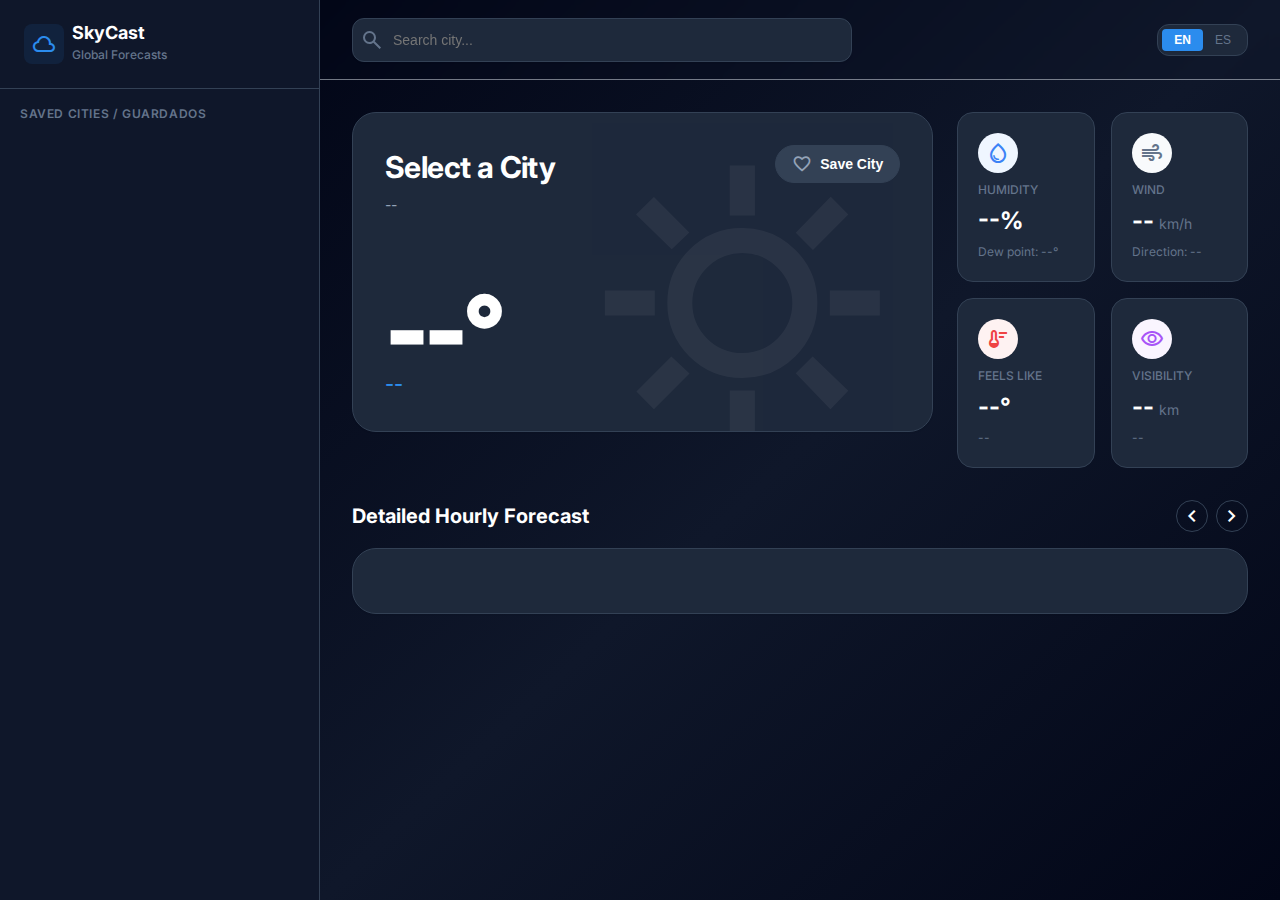
<file: index.html>
<!DOCTYPE html>
<html lang="en" class="dark">
<head>
    <meta charset="UTF-8">
    <meta name="viewport" content="width=device-width, initial-scale=1.0">
    <title>SkyCast - Global Forecasts</title>
    <link rel="preconnect" href="https://fonts.googleapis.com">
    <link rel="preconnect" href="https://fonts.gstatic.com" crossorigin>
    <link href="https://fonts.googleapis.com/css2?family=Inter:wght@300;400;500;600;700;900&display=swap" rel="stylesheet">
    <link href="https://fonts.googleapis.com/css2?family=Material+Symbols+Outlined:opsz,wght,FILL,GRAD@20..48,100..700,0..1,-50..200" rel="stylesheet" />
    <link rel="stylesheet" href="assets/css/styles.css">
</head>
<body>
    <div class="app-container">
        <!-- Sidebar -->
        <aside class="sidebar">
            <div class="sidebar-header">
                <div class="logo-icon">
                    <span class="material-symbols-outlined">cloud</span>
                </div>
                <div class="logo-text">
                    <h1>SkyCast</h1>
                    <p>Global Forecasts</p>
                </div>
            </div>

            <div class="sidebar-content">
                <!-- Selected City (Current) -->
                <div class="selected-city-section" id="selected-city-section" style="display: none;">
                    <h3>Selected City</h3>
                    <div class="city-card active">
                        <div class="city-info">
                            <span class="material-symbols-outlined">location_on</span>
                            <div class="city-details">
                                <span class="city-name" id="sidebar-city-name">--</span>
                                <span class="city-condition" id="sidebar-city-condition">--</span>
                            </div>
                        </div>
                        <span class="city-temp" id="sidebar-city-temp">--°</span>
                    </div>
                </div>

                <!-- Saved Cities -->
                <div class="saved-cities-section">
                    <h3>Saved Cities / Guardados</h3>
                    <div class="saved-cities-list" id="saved-cities-list">
                        <!-- Saved cities will be injected here -->
                    </div>
                </div>
            </div>
        </aside>

        <!-- Main Content -->
        <main class="main-content">
            <div class="background-gradient"></div>
            
            <!-- Header -->
            <header class="top-bar">
                <div class="search-container">
                    <span class="material-symbols-outlined search-icon">search</span>
                    <input type="text" id="city-search" placeholder="Search city... / Buscar ciudad..." autocomplete="off">
                    <ul class="search-suggestions" id="search-suggestions"></ul>
                </div>

                <div class="controls">
                    <div class="language-switch">
                        <button class="lang-btn active" data-lang="en">EN</button>
                        <button class="lang-btn" data-lang="es">ES</button>
                    </div>
                </div>
            </header>

            <!-- Dashboard -->
            <div class="dashboard-content">
                <!-- Weather Overview -->
                <section class="weather-overview">
                    <!-- Main Weather Card -->
                    <div class="main-weather-card">
                        <div class="weather-bg-icon">
                            <span class="material-symbols-outlined" id="main-icon-bg">sunny</span>
                        </div>
                        <div class="card-header">
                            <div>
                                <h2 id="main-city-name">Select a City</h2>
                                <p id="main-date">--</p>
                            </div>
                            <button class="save-btn" id="save-city-btn">
                                <span class="material-symbols-outlined">favorite</span>
                                <span data-i18n="saveCity">Save City</span>
                            </button>
                        </div>
                        <div class="card-body">
                            <div class="temp-container">
                                <span class="main-temp" id="main-temp">--°</span>
                                <span class="main-condition" id="main-condition">--</span>
                            </div>
                        </div>
                    </div>

                    <!-- Details Grid -->
                    <div class="details-grid">
                        <!-- Humidity -->
                        <div class="detail-card">
                            <div class="detail-icon blue">
                                <span class="material-symbols-outlined">water_drop</span>
                            </div>
                            <div class="detail-info">
                                <p class="detail-label" data-i18n="humidity">Humidity</p>
                                <p class="detail-value" id="humidity-val">--%</p>
                                <p class="detail-sub" id="dew-point">Dew point: --°</p>
                            </div>
                        </div>

                        <!-- Wind -->
                        <div class="detail-card">
                            <div class="detail-icon gray">
                                <span class="material-symbols-outlined">air</span>
                            </div>
                            <div class="detail-info">
                                <p class="detail-label" data-i18n="wind">Wind</p>
                                <p class="detail-value"><span id="wind-speed">--</span> <span class="unit">km/h</span></p>
                                <p class="detail-sub" id="wind-dir">Direction: --</p>
                            </div>
                        </div>

                        <!-- Feels Like -->
                        <div class="detail-card">
                            <div class="detail-icon red">
                                <span class="material-symbols-outlined">thermostat</span>
                            </div>
                            <div class="detail-info">
                                <p class="detail-label" data-i18n="feelsLike">Feels Like</p>
                                <p class="detail-value" id="feels-like">--°</p>
                                <p class="detail-sub" id="humidex">--</p> <!-- Optional field if available -->
                            </div>
                        </div>

                        <!-- Visibility -->
                        <div class="detail-card">
                            <div class="detail-icon purple">
                                <span class="material-symbols-outlined">visibility</span>
                            </div>
                            <div class="detail-info">
                                <p class="detail-label" data-i18n="visibility">Visibility</p>
                                <p class="detail-value"><span id="visibility-val">--</span> <span class="unit">km</span></p>
                                <p class="detail-sub" id="visibility-desc">--</p>
                            </div>
                        </div>
                    </div>
                </section>

                <!-- Hourly Forecast -->
                <section class="forecast-section">
                    <div class="section-header">
                        <h3 data-i18n="hourlyForecast">Detailed Hourly Forecast / Pronóstico Detallado</h3>
                        <div class="scroll-controls">
                            <button class="scroll-btn" id="scroll-left">
                                <span class="material-symbols-outlined">chevron_left</span>
                            </button>
                            <button class="scroll-btn" id="scroll-right">
                                <span class="material-symbols-outlined">chevron_right</span>
                            </button>
                        </div>
                    </div>
                    
                    <div class="forecast-container" id="forecast-container">
                        <!-- Forecast items will be injected here -->
                        <div class="forecast-scroll" id="forecast-scroll">
                            <!-- JS will populate this -->
                        </div>
                    </div>
                </section>
            </div>
        </main>
    </div>

    <script src="assets/js/app.js"></script>
</body>
</html>
</file>
<file: assets/css/styles.css>
:root {
    /* Colors */
    --primary: #2b8cee;
    --primary-dark: #1a6bb5;
    --primary-light: #eef6fd;
    --background-light: #f6f7f8;
    --background-dark: #0a0f14;
    --white: #ffffff;
    --slate-50: #f8fafc;
    --slate-100: #f1f5f9;
    --slate-200: #e2e8f0;
    --slate-300: #cbd5e1;
    --slate-400: #94a3b8;
    --slate-500: #64748b;
    --slate-600: #475569;
    --slate-700: #334155;
    --slate-800: #1e293b;
    --slate-900: #0f172a;
    --slate-950: #020617;
    
    --text-main: var(--slate-900);
    --text-muted: var(--slate-500);
    --text-light: var(--slate-400);

    /* Spacing */
    --spacing-xs: 0.4rem;  /* 4px */
    --spacing-sm: 0.8rem;  /* 8px */
    --spacing-md: 1.6rem;  /* 16px */
    --spacing-lg: 2.4rem;  /* 24px */
    --spacing-xl: 3.2rem;  /* 32px */
    
    /* BorderRadius */
    --radius-sm: 0.4rem;
    --radius-md: 0.8rem;
    --radius-lg: 1.2rem;
    --radius-xl: 1.6rem;
    --radius-2xl: 2.4rem;
    --radius-full: 9999px;

    /* Shadows */
    --shadow-sm: 0 1px 2px 0 rgb(0 0 0 / 0.05);
    --shadow-md: 0 4px 6px -1px rgb(0 0 0 / 0.1), 0 2px 4px -2px rgb(0 0 0 / 0.1);
    --shadow-lg: 0 10px 15px -3px rgb(0 0 0 / 0.1), 0 4px 6px -4px rgb(0 0 0 / 0.1);
}

/* Dark Mode Support */
html.dark {
    /* Text Colors */
    --text-main: #ffffff;
    --text-muted: #94a3b8; /* slate-400 */
    --text-light: #64748b; /* slate-500 */

    /* Backgrounds */
    --background-light: #0a0f14; /* Main app bg */
    --sidebar-bg: #0f172a;      /* slate-900 */
    
    /* Semantic Surfaces */
    --surface-card: #1e293b;    /* slate-800 */
    --surface-hover: #334155;   /* slate-700 */
    --border-color: #334155;    /* slate-700 */
    --input-bg: #1e293b;        /* slate-800 */
    
    /* Gradient Specifics */
    --gradient-start: #020617;
    --gradient-mid: #0f172a;
    --gradient-end: #020617;
}

html {
    font-size: 62.5%;
    font-family: 'Inter', sans-serif;
    box-sizing: border-box;
    
    /* Default Light Mode Vars */
    --surface-card: var(--white);
    --surface-hover: var(--slate-50);
    --border-color: var(--slate-200);
    --input-bg: var(--white);
    --sidebar-bg: var(--white);
    
    --gradient-start: #f0f9ff;
    --gradient-mid: #ffffff;
    --gradient-end: #f8fafc;
}

*, *::before, *::after {
    box-sizing: inherit;
    margin: 0;
    padding: 0;
}

body {
    font-size: 1.4rem;
    background-color: var(--background-light);
    color: var(--text-main);
    line-height: 1.5;
    height: 100vh;
    overflow: hidden;
}

/* Layout */
.app-container {
    display: flex;
    height: 100%;
    width: 100%;
}

/* Sidebar */
.sidebar {
    width: 32rem;
    background-color: var(--sidebar-bg);
    border-right: 1px solid var(--border-color);
    display: flex;
    flex-direction: column;
    z-index: 20;
    flex-shrink: 0;
}

.sidebar-header {
    padding: var(--spacing-lg);
    border-bottom: 1px solid var(--border-color);
    display: flex;
    align-items: center;
    gap: var(--spacing-sm);
}

.logo-icon {
    background-color: rgba(43, 140, 238, 0.1); /* Primary with opacity */
    padding: var(--spacing-sm);
    border-radius: var(--radius-md);
    color: var(--primary);
    display: flex;
    align-items: center;
    justify-content: center;
}

.logo-text h1 {
    font-size: 1.8rem;
    font-weight: 700;
    line-height: 1;
}

.logo-text p {
    color: var(--text-light);
    font-size: 1.2rem;
    font-weight: 500;
    margin-top: 0.4rem;
}

.sidebar-content {
    flex: 1;
    overflow-y: auto;
    padding: var(--spacing-md);
    display: flex;
    flex-direction: column;
    gap: var(--spacing-lg);
}

.sidebar h3 {
    font-size: 1.2rem;
    font-weight: 600;
    color: var(--text-light);
    text-transform: uppercase;
    letter-spacing: 0.05em;
    margin-bottom: var(--spacing-sm);
    padding: 0 var(--spacing-xs);
}

/* City Card (Sidebar) */
.city-card {
    display: flex;
    align-items: center;
    justify-content: space-between;
    padding: var(--spacing-sm);
    border-radius: var(--radius-xl);
    cursor: pointer;
    transition: all 0.2s ease;
    background-color: transparent;
}

.city-card:hover {
    background-color: var(--surface-hover);
}

.city-card.active {
    background-color: var(--primary);
    color: var(--white);
    box-shadow: 0 10px 15px -3px rgba(43, 140, 238, 0.2);
}

.city-card.active .city-details span.city-condition {
    color: rgba(255, 255, 255, 0.8);
}

.city-info {
    display: flex;
    align-items: center;
    gap: var(--spacing-sm);
}

.city-details {
    display: flex;
    flex-direction: column;
}

.city-name {
    font-weight: 600;
    font-size: 1.4rem;
}

.city-condition {
    font-size: 1.2rem;
    color: var(--text-light);
}

.city-temp {
    font-size: 1.6rem; /* slightly smaller in saved list */
    font-weight: 600;
}

.city-card.active .city-temp {
    font-size: 1.8rem;
    font-weight: 700;
}

/* Saved City Item */
.saved-city-item {
    width: 100%;
    display: flex;
    align-items: center;
    justify-content: space-between;
    padding: var(--spacing-sm);
    border-radius: var(--radius-xl);
    background: none;
    border: none;
    text-align: left;
    transition: background-color 0.2s;
    cursor: pointer;
    font-family: inherit;
    color: inherit;
}

.saved-city-item:hover {
    background-color: var(--surface-hover);
}

.saved-city-item .icon-box {
    width: 4rem;
    height: 4rem;
    border-radius: var(--radius-full);
    background-color: var(--surface-hover);
    display: flex;
    align-items: center;
    justify-content: center;
    color: var(--text-muted);
    transition: all 0.2s;
}

.saved-city-item:hover .icon-box {
    background-color: rgba(43, 140, 238, 0.1);
    color: var(--primary);
}

.delete-btn {
    opacity: 0;
    transition: opacity 0.2s, color 0.2s;
    background: none;
    border: none;
    cursor: pointer;
    color: var(--slate-400);
}

.saved-city-item:hover .delete-btn {
    opacity: 1;
}

.delete-btn:hover {
    color: #ef4444; /* Red-500 */
}

/* Main Content */
.main-content {
    flex: 1;
    display: flex;
    flex-direction: column;
    height: 100%;
    overflow: hidden;
    position: relative;
}

.background-gradient {
    position: absolute;
    inset: 0;
    background: linear-gradient(to bottom right, var(--gradient-start), var(--gradient-mid), var(--gradient-end));
    z-index: -1;
}

/* Header */
.top-bar {
    height: 8rem;
    padding: 0 var(--spacing-xl);
    display: flex;
    align-items: center;
    justify-content: space-between;
    border-bottom: 1px solid rgba(226, 232, 240, 0.5); /* Slate 200 with opacity */
    backdrop-filter: blur(4px);
    position: sticky;
    top: 0;
    z-index: 10;
}

.search-container {
    flex: 1;
    max-width: 50rem;
    position: relative;
    /* group-focus-within logic handled via JS or :focus-within */
}

.search-icon {
    position: absolute;
    left: var(--spacing-sm);
    top: 50%;
    transform: translateY(-50%);
    color: var(--text-light);
    pointer-events: none;
    transition: color 0.2s;
}

.search-container:focus-within .search-icon {
    color: var(--primary);
}

#city-search {
    width: 100%;
    height: 4.4rem;
    padding-left: 4rem;
    padding-right: var(--spacing-md);
    background-color: var(--input-bg);
    border: 1px solid var(--border-color);
    border-radius: var(--radius-lg);
    font-size: 1.4rem;
    color: var(--text-main);
    outline: none;
    transition: all 0.2s;
    box-shadow: var(--shadow-sm);
}

#city-search:focus {
    border-color: var(--primary);
    box-shadow: 0 0 0 2px rgba(43, 140, 238, 0.2);
}

.search-suggestions {
    position: absolute;
    top: 100%;
    left: 0;
    right: 0;
    margin-top: var(--spacing-xs);
    background-color: var(--input-bg);
    border: 1px solid var(--border-color);
    border-radius: var(--radius-lg);
    box-shadow: var(--shadow-lg);
    list-style: none;
    z-index: 50;
    display: none; /* hidden by default */
    max-height: 30rem;
    overflow-y: auto;
}

.search-suggestions li {
    padding: var(--spacing-sm) var(--spacing-md);
    cursor: pointer;
    font-size: 1.4rem;
    color: var(--text-main);
}

.search-suggestions li:hover {
    background-color: var(--surface-hover);
}

.language-switch {
    display: flex;
    align-items: center;
    background-color: var(--input-bg);
    padding: 0.4rem;
    border-radius: var(--radius-lg);
    border: 1px solid var(--border-color);
}

.lang-btn {
    padding: 0.4rem 1.2rem;
    border-radius: var(--radius-sm);
    border: none;
    background: none;
    font-size: 1.2rem;
    font-weight: 500;
    cursor: pointer;
    color: var(--text-light);
    transition: all 0.2s;
}

.lang-btn:hover {
    color: var(--text-main);
}

.lang-btn.active {
    background-color: var(--primary);
    color: var(--white);
    font-weight: 600;
    box-shadow: var(--shadow-sm);
}

/* Dashboard Content */
.dashboard-content {
    flex: 1;
    overflow-y: auto;
    padding: var(--spacing-xl);
}

.weather-overview {
    max-width: 115rem;
    margin: 0 auto;
    display: flex;
    flex-direction: column;
    gap: var(--spacing-xl);
    padding-bottom: var(--spacing-xl);
    height: 100%; 
}

/* Main Weather Card & Grid */
/* We will use CSS Grid for the layout: Left large card, Right 2x2 grid */
section.weather-overview {
    display: grid;
    grid-template-columns: 2fr 1fr; /* 2/3 and 1/3 roughly */
    gap: var(--spacing-lg);
    align-items: start;
    height: auto;
}

/* Responsive adjustments for the grid */
@media (max-width: 1024px) {
    section.weather-overview {
        grid-template-columns: 1fr;
    }
}

/* Main Weather Card */
.main-weather-card {
    background-color: var(--surface-card);
    border-radius: var(--radius-2xl);
    padding: var(--spacing-xl);
    border: 1px solid var(--border-color);
    box-shadow: var(--shadow-sm);
    position: relative;
    overflow: hidden;
    min-height: 32rem;
    display: flex;
    flex-direction: column;
    justify-content: space-between;
}

.weather-bg-icon {
    position: absolute;
    top: 0;
    right: 0;
    padding: 4rem;
    opacity: 0.05;
    pointer-events: none;
}

.weather-bg-icon span {
    font-size: 30rem;
    line-height: 1;
}

.card-header {
    display: flex;
    justify-content: space-between;
    align-items: start;
    position: relative;
    z-index: 2;
}

.card-header h2 {
    font-size: 3rem;
    font-weight: 700;
    letter-spacing: -0.02em;
    color: var(--text-main);
}

.card-header p {
    color: var(--text-muted);
    font-size: 1.4rem;
    margin-top: var(--spacing-xs);
}

.save-btn {
    display: flex;
    align-items: center;
    gap: var(--spacing-sm);
    background-color: var(--surface-hover);
    padding: var(--spacing-sm) var(--spacing-md);
    border-radius: var(--radius-full);
    border: 1px solid var(--border-color);
    color: var(--text-main);
    font-weight: 600;
    font-size: 1.4rem;
    cursor: pointer;
    transition: all 0.2s;
}

.save-btn:hover {
    background-color: var(--surface-hover);
}

.save-btn:active {
    transform: scale(0.98);
}

.save-btn span.material-symbols-outlined {
    font-size: 2rem;
    color: var(--slate-400);
    transition: color 0.2s;
}

.save-btn:hover span.material-symbols-outlined {
    color: #ef4444;
}

.card-body {
    position: relative;
    z-index: 2;
    margin-top: var(--spacing-lg);
}

.temp-container {
    display: flex;
    flex-direction: column;
}

.main-temp {
    font-size: 9.6rem; /* 8xl */
    font-weight: 900;
    line-height: 1;
    letter-spacing: -0.05em;
    color: var(--text-main);
}

.main-condition {
    font-size: 2rem;
    font-weight: 500;
    color: var(--primary);
    margin-top: -0.8rem;
}

/* Details Grid (Right Side) */
.details-grid {
    display: grid;
    grid-template-columns: 1fr 1fr;
    gap: var(--spacing-md);
    height: 100%;
}

.detail-card {
    background-color: var(--surface-card);
    padding: 2rem;
    border-radius: var(--radius-xl);
    border: 1px solid var(--border-color);
    display: flex;
    flex-direction: column;
    justify-content: space-between;
    transition: box-shadow 0.2s;
}

.detail-card:hover {
    box-shadow: var(--shadow-md);
}

.detail-icon {
    width: 4rem;
    height: 4rem;
    border-radius: var(--radius-full);
    display: flex;
    align-items: center;
    justify-content: center;
    margin-bottom: var(--spacing-sm);
}

/* Icon Colors */
.detail-icon.blue { background-color: #eff6ff; color: #3b82f6; }
.detail-icon.gray { background-color: #f8fafc; color: #64748b; }
.detail-icon.red { background-color: #fef2f2; color: #ef4444; }
.detail-icon.purple { background-color: #faf5ff; color: #a855f7; }

.detail-label {
    font-size: 1.2rem;
    font-weight: 500;
    text-transform: uppercase;
    color: var(--text-light);
    margin-bottom: var(--spacing-xs);
}

.detail-value {
    font-size: 2.4rem;
    font-weight: 700;
    color: var(--text-main);
}

.detail-value .unit {
    font-size: 1.4rem;
    font-weight: 400;
    color: var(--text-light);
}

.detail-sub {
    font-size: 1.2rem;
    color: var(--text-light);
    margin-top: 0.4rem;
}

/* Hourly Forecast Section */
.forecast-section {
    grid-column: 1 / -1; /* Span full width */
    display: flex;
    flex-direction: column;
}

.section-header {
    display: flex;
    justify-content: space-between;
    align-items: center;
    margin-bottom: var(--spacing-md);
}

.section-header h3 {
    font-size: 2rem;
    font-weight: 700;
    color: var(--text-main);
}

.scroll-controls {
    display: flex;
    gap: var(--spacing-sm);
}

.scroll-btn {
    width: 3.2rem;
    height: 3.2rem;
    border-radius: var(--radius-full);
    border: 1px solid var(--border-color);
    color: var(--text-main);
    background-color: transparent;
    display: flex;
    align-items: center;
    justify-content: center;
    cursor: pointer;
    transition: background-color 0.2s;
}

.scroll-btn:hover {
    background-color: var(--surface-hover);
}

.forecast-container {
    background-color: var(--surface-card);
    border-radius: var(--radius-2xl);
    padding: var(--spacing-xl);
    border: 1px solid var(--border-color);
    box-shadow: var(--shadow-sm);
    overflow: hidden; /* Hide scrollbar if possible or manage via JS */
}

.forecast-scroll {
    display: flex;
    overflow-x: auto;
    gap: 0; /* Divide by border */
    scrollbar-width: none; /* Firefox */
}
.forecast-scroll::-webkit-scrollbar {
    display: none; /* Chrome/Safari */
}

.forecast-item {
    flex: 0 0 auto; /* Don't shrink */
    width: 14%; /* Roughly 7 items visible */
    min-width: 10rem;
    display: flex;
    flex-direction: column;
    align-items: center;
    gap: var(--spacing-md);
    padding: 0 var(--spacing-lg);
    border-right: 1px solid var(--border-color);
}

.forecast-item:last-child {
    border-right: none;
}

.forecast-time {
    font-size: 1.4rem;
    font-weight: 500;
    color: var(--text-muted);
}

.forecast-icon-box {
    width: 5.6rem;
    height: 8rem;
    display: flex;
    flex-direction: column;
    align-items: center;
    justify-content: center;
    color: var(--text-light);
}

.forecast-icon-box.active {
    background-color: var(--primary);
    color: var(--white);
    border-radius: var(--radius-full);
    box-shadow: 0 10px 15px -3px rgba(43, 140, 238, 0.3);
}

.forecast-val {
    text-align: center;
}

.forecast-temp {
    font-size: 2.4rem;
    font-weight: 700;
    color: var(--text-main);
}

.forecast-details {
    display: flex;
    flex-direction: column;
    font-size: 1rem;
    color: var(--text-light);
    margin-top: 0.4rem;
}

/* Material Icons Size Override */
.material-symbols-outlined {
  font-variation-settings:
  'FILL' 0,
  'wght' 400,
  'GRAD' 0,
  'opsz' 24
}
.filled-icon {
    font-variation-settings: 'FILL' 1;
}

/* Responsive Styles */
@media (max-width: 768px) {
    .app-container {
        flex-direction: column;
        overflow-y: auto; /* Enable scroll on mobile */
    }

    .sidebar {
        width: 100%;
        height: auto;
        border-right: none;
        border-bottom: 1px solid var(--slate-200);
        flex-shrink: 0;
    }

    .sidebar-content {
        max-height: 20rem; /* Limit height on mobile */
    }

    .main-content {
        overflow: visible;
        height: auto;
    }

    .top-bar {
        padding: 0 var(--spacing-md);
    }
    
    .weather-overview {
        grid-template-columns: 1fr;
    }

    .details-grid {
        grid-template-columns: 1fr 1fr; /* Keep 2 cols on mobile for details */
    }
    
    .main-temp {
        font-size: 6rem;
    }
}
</file>
